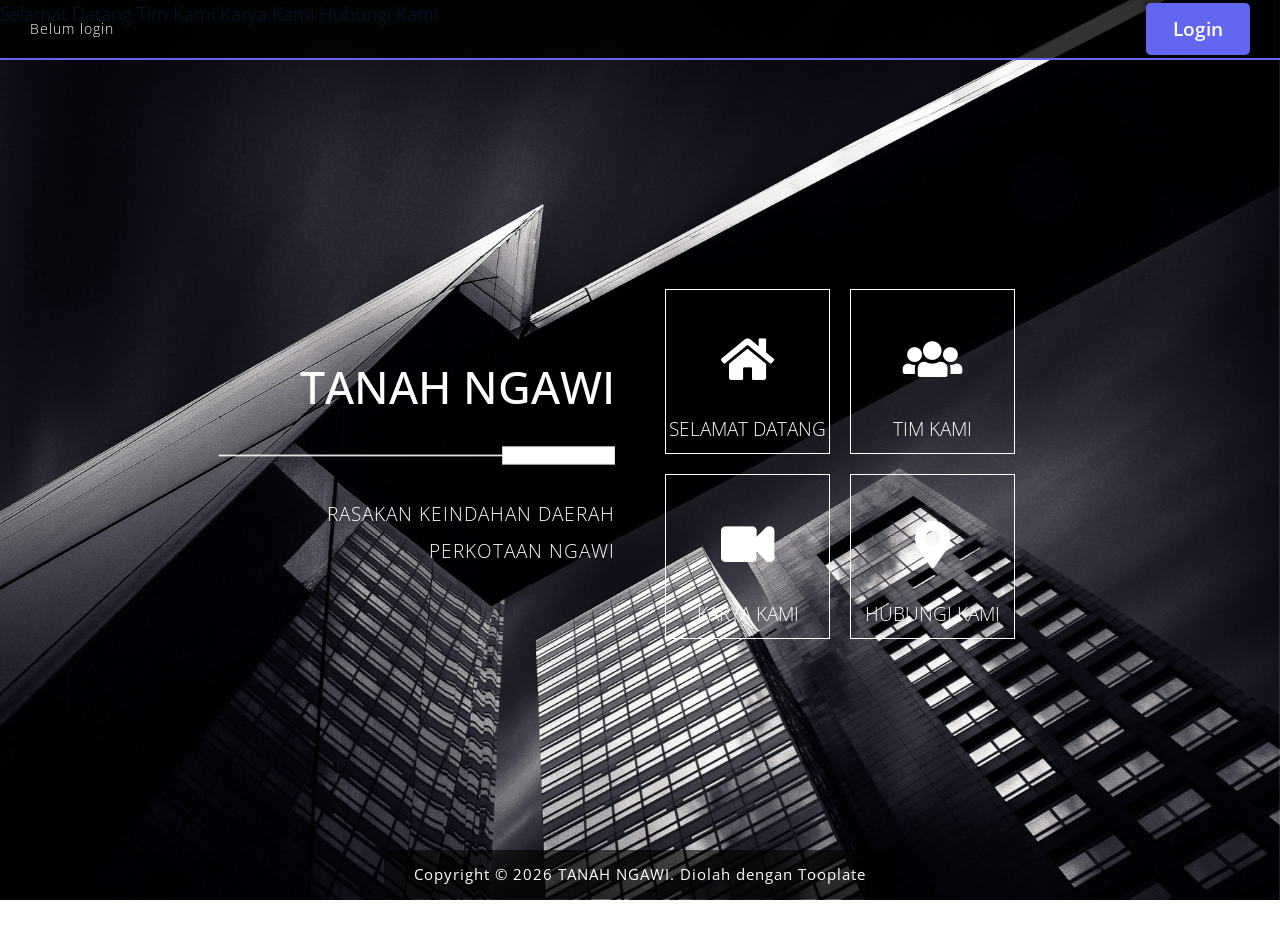
<file: index.html>
<!DOCTYPE html>
<html lang="en">
<head>
    <meta charset="utf-8">
    <meta name="viewport" content="width=device-width, initial-scale=1">

    <title>TANAH NGAWI - Keindahan Daerah Perkotaan</title>
<!--

Template 2097 Pop

https://www.tooplate.com/view/2097-pop

-->
    <!-- load CSS -->
    <link rel="stylesheet" href="https://fonts.googleapis.com/css?family=Open+Sans:300">  <!-- Google web font "Open Sans" -->
    <link rel="stylesheet" href="css/bootstrap.min.css">                                  <!-- https://getbootstrap.com/ -->
    <link rel="stylesheet" href="fontawesome/css/fontawesome-all.min.css">                <!-- https://fontawesome.com/ -->
    <link rel="stylesheet" type="text/css" href="slick/slick.css"/>                       <!-- http://kenwheeler.github.io/slick/ -->
    <link rel="stylesheet" type="text/css" href="slick/slick-theme.css"/>
    <link rel="stylesheet" href="css/tooplate-style.css">                               <!-- Templatemo style -->

    <style>
        /* Top Auth Bar */
        .top-auth-bar {
            position: fixed;
            top: 0;
            right: 0;
            left: 0;
            height: 60px;
            background: rgba(0, 0, 0, 0.8);
            display: flex;
            align-items: center;
            justify-content: space-between;
            padding: 0 30px;
            z-index: 1000;
            border-bottom: 2px solid #6366f1;
        }

        .top-auth-bar #userInfo {
            color: white;
            font-size: 14px;
            margin: 0;
        }

        .top-auth-bar a.login-btn-top {
            background: #6366f1;
            color: white;
            padding: 10px 25px;
            border-radius: 5px;
            text-decoration: none;
            font-weight: 600;
            transition: all 0.3s ease;
            cursor: pointer;
            border: 2px solid #6366f1;
            display: inline-block;
        }

        .top-auth-bar a.login-btn-top:hover {
            background: #4f46e5;
            border-color: #4f46e5;
            transform: scale(1.05);
        }

        .top-auth-bar button.logout-btn-top {
            background: #ef4444;
            color: white;
            padding: 10px 25px;
            border-radius: 5px;
            border: 2px solid #ef4444;
            font-weight: 600;
            cursor: pointer;
            transition: all 0.3s ease;
            display: none;
        }

        .top-auth-bar button.logout-btn-top:hover {
            background: #dc2626;
            border-color: #dc2626;
            transform: scale(1.05);
        }

        /* Adjust main content padding */
        #tm-wrap {
            padding-top: 70px;
        }

        @media (max-width: 600px) {
            .top-auth-bar {
                height: auto;
                flex-direction: column;
                padding: 10px 15px;
                gap: 10px;
            }
            
            #tm-wrap {
                padding-top: 80px;
            }
        }
    </style>

    <script>document.documentElement.className="js";var supportsCssVars=function(){var e,t=document.createElement("style");return t.innerHTML="root: { --tmp-var: bold; }",document.head.appendChild(t),window.getComputedStyle(document.documentElement).getPropertyValue("--tmp-var")}()</script>
    
</head>

<body>
    <!-- Top Auth Bar -->
    <div class="top-auth-bar">
        <p id="userInfo" style="margin: 0; flex: 1;">Belum login</p>
        <div>
            <a href="login/index.html" id="loginLink" class="login-btn-top">Login</a>
            <button onclick="logout()" class="logout-btn-top" id="logoutBtn">Logout</button>
        </div>
    </div>

    <nav class="nav-main">
        <a href="#welcome">Selamat Datang</a>
        <a href="#team">Tim Kami</a>
        <a href="#work">Karya Kami</a>
        <a href="#contact">Hubungi Kami</a>
    </nav>

    <div id="tm-bg"></div>
    <div id="tm-wrap">
        <div class="tm-main-content">
            <div class="container tm-site-header-container">
                <div class="row">
                    <div class="col-sm-12 col-md-6 col-lg-6 col-md-col-xl-6 mb-md-0 mb-sm-4 mb-4 tm-site-header-col">
                        <div class="tm-site-header">
                            <h1 class="mb-4">TANAH NGAWI</h1>
                            <img src="img/underline.png" class="img-fluid mb-4">
                            <p>RASAKAN KEINDAHAN DAERAH PERKOTAAN NGAWI</p>        
                        </div>                        
                    </div>
                    <div class="col-sm-12 col-md-6 col-lg-6 col-xl-6">
                        <div class="content">
                            <div class="grid">
                                <div class="grid__item" id="home-link">
                                    <div class="product">
                                        <div class="tm-nav-link">
                                            <i class="fas fa-home fa-3x tm-nav-icon"></i>
                                            <span class="tm-nav-text">SELAMAT DATANG</span>
                                            <div class="product__bg"></div>        
                                        </div>                                    
                                        <div class="product__description">
                                            <div class="row mb-3">
                                                <div class="col-12">
                                                    <h2 class="tm-page-title">Selamat Datang di Ngawi</h2>        
                                                </div>
                                            </div>                                        
                                            <div class="row">
                                                <div class="col-sm-12 col-md-6 col-lg-6 col-xl-6">
                                                    <img src="img/welcome-1.jpg" class="img-fluid mb-3">
                                                    <p>Ngawi adalah kabupaten yang kaya akan potensi wisata alam dan budaya. Dengan keindahan panorama alam yang menakjubkan, Ngawi menawarkan pengalaman tak terlupakan bagi setiap pengunjung.</p>
                                                    <p>Kami mengundang Anda untuk menjelajahi keindahan Ngawi dan merasakan kehangatan budaya lokal yang autentik.</p>
                                                </div>
                                                <div class="col-sm-12 col-md-6 col-lg-6 col-xl-6">
                                                    <p>Destinasi wisata di Ngawi mencakup berbagai tempat menarik seperti pegunungan yang hijau, air terjun yang indah, dan situs-situs bersejarah yang kaya akan nilai budaya.</p>
                                                    <p>Bergabunglah dengan kami untuk petualangan yang penuh kenangan di tanah Ngawi yang menawan.</p>
                                                    <img src="img/welcome-2.jpg" class="img-fluid">
                                                </div>                                        
                                            </div>
                                            
                                        </div>
                                    </div>
                                </div>

                                <div class="grid__item" id="team-link">
                                    <div class="product">
                                        <div class="tm-nav-link">
                                            <i class="fas fa-users fa-3x tm-nav-icon"></i>
                                            <span class="tm-nav-text">TIM KAMI</span>
                                            <div class="product__bg"></div>            
                                        </div>                                     
                                        <div class="product__description">
                                            <div class="p-sm-4 p-2">
                                                <div class="row mb-3">
                                                    <div class="col-12">
                                                        <h2 class="tm-page-title">Tentang Tim Kami</h2>        
                                                    </div>
                                                </div>
                                                <div class="row tm-reverse-sm">
                                                    <div class="col-sm-12 col-md-8 col-lg-8 col-xl-8">
                                                        <p class="mb-4">Tim kami terdiri dari profesional berpengalaman yang berdedikasi untuk memberikan layanan terbaik dalam mempromosikan pariwisata Ngawi.</p>
                                                        <p class="mb-4">Dengan pengalaman lebih dari 10 tahun di industri pariwisata, kami memahami setiap kebutuhan wisatawan dan siap memberikan solusi terbaik untuk liburan Anda.</p>
                                                        <p class="mb-5">Komitmen kami adalah membuat setiap kunjungan ke Ngawi menjadi pengalaman yang tak terlupakan dan memuaskan bagi setiap tamu kami.</p>
                                                        <a href="#" class="btn tm-btn-gray">Pelajari Lebih Lanjut</a>        
                                                    </div>                                                
                                                    <div class="col-sm-12 col-md-4 col-lg-4 col-xl-4 mb-lg-0 mb-sm-4 mb-4">
                                                        <img src="img/team.jpg" class="img-fluid">
                                                    </div>
                                                </div>
                                            </div>
                                        </div>
                                    </div>
                                </div>

                                <div class="grid__item" id="work-link">
                                    <div class="product">
                                        <div class="tm-nav-link">
                                            <i class="fas fa-video fa-3x tm-nav-icon"></i>
                                            <span class="tm-nav-text">KARYA KAMI</span>
                                            <div class="product__bg"></div>             
                                        </div>                                                                 
                                        <div class="product__description">
                                            <div class="p-sm-4 p-2">
                                                <div class="row mb-3">
                                                    <div class="col-12">
                                                        <h2 class="tm-page-title">Video Promosi Ngawi</h2>        
                                                    </div>
                                                </div>
                                                <div class="row mb-3">
                                                    <div class="col-12">
                                                        <p>Tonton video spektakuler yang menampilkan keindahan panorama Ngawi dari berbagai sudut pandang. Video ini akan memberikan Anda gambaran nyata tentang pesona wisata yang kami tawarkan.</p>
                                                    </div>
                                                </div>
                                                <div class="row">
                                                    <div class="col-12">
                                                        <div class="p-sm-4 p-2 tm-img-container">
                                                            <iframe width="100%" height="400" src="https://www.youtube.com/embed/dQw4w9WgXcQ" title="Keindahan Ngawi" frameborder="0" allow="accelerometer; autoplay; clipboard-write; encrypted-media; gyroscope; picture-in-picture; web-share" referrerpolicy="strict-origin-when-cross-origin" allowfullscreen></iframe>
                                                        </div>  
                                                    </div>
                                                </div>
                                            </div>
                                        </div>       
                                    </div>
                                </div>

                                <div class="grid__item" id="contact-link">
                                    <div class="product">
                                        <div class="tm-nav-link">
                                            <i class="fas fa-map-marker-alt fa-3x tm-nav-icon"></i>
                                            <span class="tm-nav-text">HUBUNGI KAMI</span>
                                            <div class="product__bg"></div>             
                                        </div>                                                              
                                        <div class="product__description">
                                            <div class="pt-sm-4 pb-sm-4 pl-sm-5 pr-sm-5 pt-2 pb-2 pl-3 pr-3">
                                                <div class="row mb-3">
                                                    <div class="col-12">
                                                        <h2 class="tm-page-title">Lokasi Kami</h2>        
                                                    </div>
                                                </div>
                                                <div class="row mb-4">
                                                    <div class="col-12">
                                                        <p>Ngawi terletak di Provinsi Jawa Timur dengan akses yang mudah dari berbagai kota besar. Kunjungi kami dan rasakan langsung keindahan alam Ngawi.</p>
                                                    </div>
                                                </div>
                                                <div class="row">
                                                    <div class="col-12">
                                                        <iframe src="https://www.google.com/maps/embed?pb=!1m18!1m12!1m3!1d3954.409563832087!2d111.44970391408695!3d-7.399319274218624!2m3!1f0!2f0!3f0!3m2!1i1024!2i768!4f13.1!3m3!1m2!1s0x2e79f0f0f0f0f0f1%3A0x1f1f1f1f1f1f1f1f!2sNgawi%2C%20East%20Java!5e0!3m2!1sen!2sid!4v1234567890123" width="100%" height="400" style="border:0;" allowfullscreen="" loading="lazy" referrerpolicy="no-referrer-when-downgrade"></iframe>
                                                        <div style="margin-top: 20px;">
                                                            <h4>Informasi Kontak:</h4>
                                                            <p><strong>Email:</strong> info@ngawi.com</p>
                                                            <p><strong>Telepon:</strong> +62 351-123456</p>
                                                            <p><strong>Alamat:</strong> Jl. Diponegoro No. 1, Ngawi, Jawa Timur</p>
                                                        </div>
                                                    </div>
                                                </div>
                                            </div>                                            
                                        </div>
                                    </div>
                                </div>
                            </div> 
                        </div>                       
                    </div>
                </div>                
            </div>
            <footer>
                <p class="small tm-copyright-text">Copyright &copy; <span class="tm-current-year">2026</span> TANAH NGAWI. 
                
                Diolah dengan <a rel="nofollow" href="https://www.tooplate.com" class="tm-text-highlight">Tooplate</a></p>
            </footer>
        </div> <!-- .tm-main-content -->  
    </div>
    <!-- load JS -->
    <script src="js/jquery-3.2.1.slim.min.js"></script>         <!-- https://jquery.com/ -->    
    <script src="slick/slick.min.js"></script>                  <!-- http://kenwheeler.github.io/slick/ -->  
    <script src="js/anime.min.js"></script>                     <!-- http://animejs.com/ -->
    <script src="js/main.js"></script>  
    <script>      

        function setupFooter() {
            var pageHeight = $('.tm-site-header-container').height() + $('footer').height() + 100;

            var main = $('.tm-main-content');

            if($(window).height() < pageHeight) {
                main.addClass('tm-footer-relative');
            }
            else {
                main.removeClass('tm-footer-relative');   
            }
        }

        /* DOM is ready
        ------------------------------------------------*/
        $(function(){

            setupFooter();

            $(window).resize(function(){
                setupFooter();
            });

            $('.tm-current-year').text(new Date().getFullYear());  // Update year in copyright           
        });

        // Auth functions
        function logout() {
            localStorage.removeItem("username");
            location.reload();
        }

        // Check login status
        document.addEventListener("DOMContentLoaded", function () {
            const user = localStorage.getItem("username");
            const userInfo = document.getElementById("userInfo");
            const loginLink = document.getElementById("loginLink");
            const logoutBtn = document.getElementById("logoutBtn");

            if (user && userInfo) {
                userInfo.innerText = "Halo, " + user;
                loginLink.style.display = "none";
                logoutBtn.style.display = "inline-block";
            }
        });

    </script>             
    </footer>
    <script src="js/main.js"></script>
    <script src="login/js/welcome.js"></script>
</body>
</html>
</file>
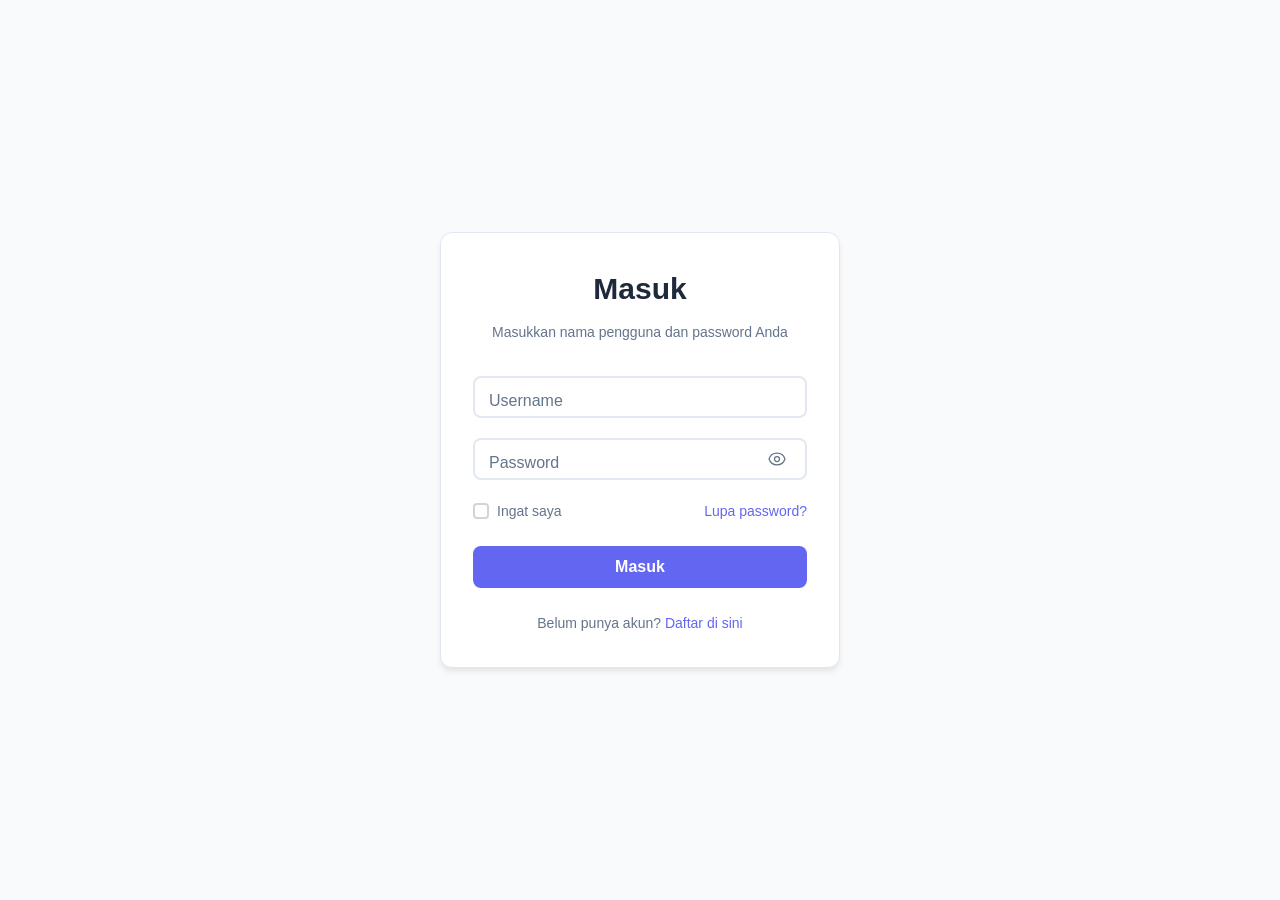
<file: login/index.html>
<!DOCTYPE html>
<html lang="en">
<head>
    <meta charset="UTF-8">
    <meta name="viewport" content="width=device-width, initial-scale=1.0">
    <title>Masuk Akun</title>
    <meta name="description" content="Form login dengan email dan password validation">
    <meta name="author" content="Tugas Akhir Arkan">
    <link rel="stylesheet" href="style.css">
</head>
<body>
    <div class="login-container">
        <div class="login-card">
            <div class="login-header">
                <h2>Masuk</h2>
                <p>Masukkan nama pengguna dan password Anda</p>
            </div>
            
            <form class="login-form" id="loginForm" novalidate>
                <div class="form-group">
                    <div class="input-wrapper">
                        <input type="text" id="username" name="username" required autocomplete="username">
                        <label for="username">Username</label>
                    </div>
                    <span class="error-message" id="usernameError"></span>
                </div>
    
                <div class="form-group">
                    <div class="input-wrapper password-wrapper">
                        <input type="password" id="password" name="password" required autocomplete="current-password">
                        <label for="password">Password</label>
                        <button type="button" class="password-toggle" id="passwordToggle" aria-label="Toggle password visibility">
                            <span class="eye-icon"></span>
                        </button>
                    </div>
                    <span class="error-message" id="passwordError"></span>
                </div>
    
                <div class="form-options">
                    <label class="remember-wrapper">
                        <input type="checkbox" id="remember" name="remember">
                        <span class="checkbox-label">
                            <span class="checkmark"></span>
                            Ingat saya
                        </span>
                    </label>
                    <a href="#" class="forgot-password">Lupa password?</a>
                </div>
    
                <button type="submit" class="login-btn">
                    <span class="btn-text">Masuk</span>
                    <span class="btn-loader"></span>
                </button>
                <div id="alertBox" class="alert" style="display:none;"></div>
                    
            </form>
    
            <div class="signup-link">
                <p>Belum punya akun? <a href="register.html">Daftar di sini</a></p>
            </div>
    
            <div class="success-message" id="successMessage">
                <div class="success-icon">✓</div>
                <h3>Login Berhasil!</h3>
                <p>Mengalihkan ke halaman utama...</p>
            </div>
        </div>
    </div>

    <script src="js/login.js"></script>
</body>
</html>
</file>
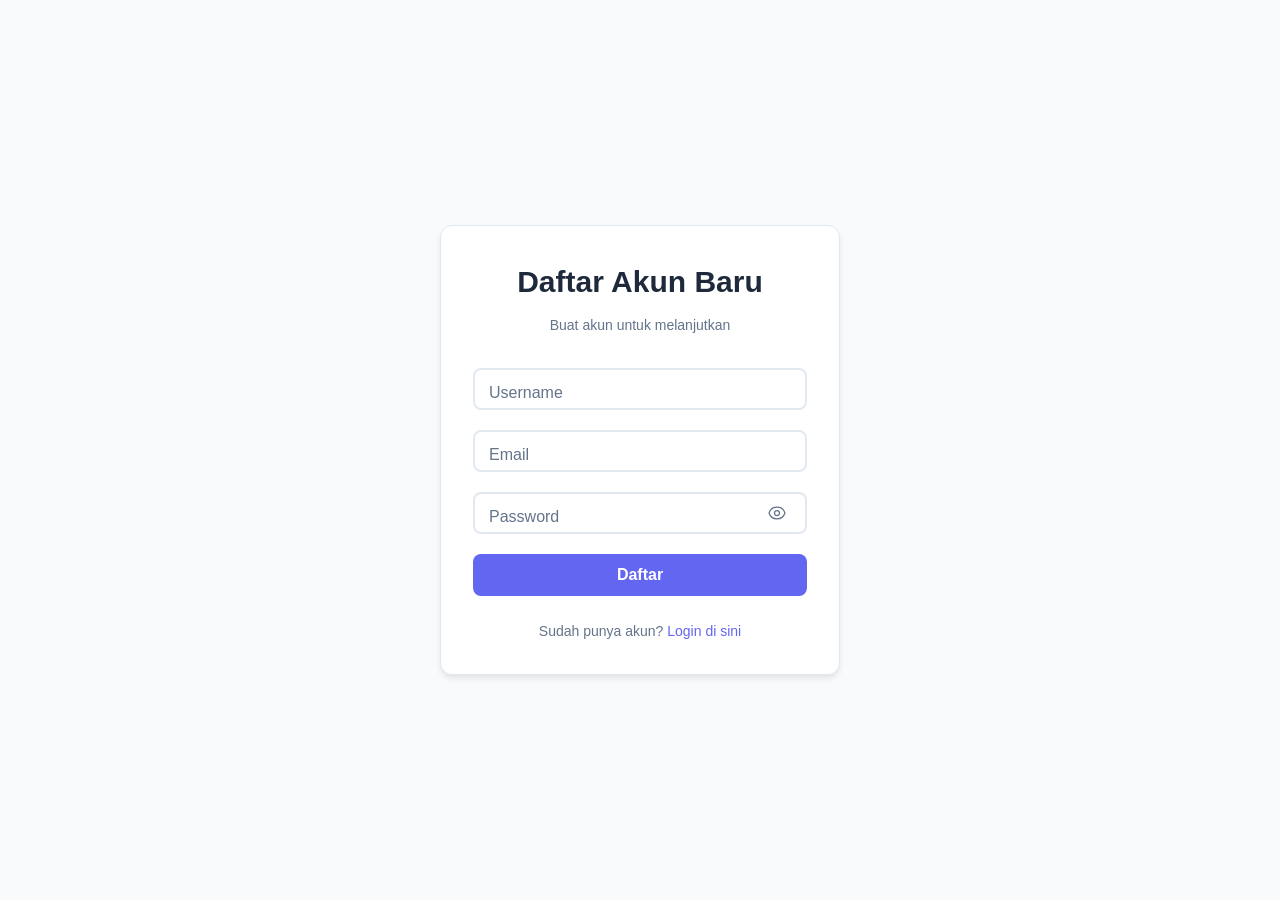
<file: login/register.html>
<!DOCTYPE html>
<html lang="en">
<head>
    <meta charset="UTF-8">
    <meta name="viewport" content="width=device-width, initial-scale=1.0">
    <title>Daftar Akun Baru</title>
    <meta name="description" content="Form registrasi pengguna baru dengan validasi email dan password">
    <meta name="author" content="Tugas Akhir Arkan">
    <link rel="stylesheet" href="style.css">
</head>
<body>
    <div class="login-container">
        <div class="login-card">
            <div class="login-header">
                <h2>Daftar Akun Baru</h2>
                <p>Buat akun untuk melanjutkan</p>
            </div>
            
            <form class="login-form" id="registerForm" novalidate>
                <div class="form-group">
                    <div class="input-wrapper">
                        <input type="text" id="username" name="username" required autocomplete="username">
                        <label for="username">Username</label>
                    </div>
                    <span class="error-message" id="usernameError"></span>
                </div>

                <div class="form-group">
                    <div class="input-wrapper">
                        <input type="email" id="email" name="email" required autocomplete="email">
                        <label for="email">Email</label>
                    </div>
                    <span class="error-message" id="emailError"></span>
                </div>
    
                <div class="form-group">
                    <div class="input-wrapper password-wrapper">
                        <input type="password" id="password" name="password" required autocomplete="new-password">
                        <label for="password">Password</label>
                        <button type="button" class="password-toggle" id="passwordToggle" aria-label="Toggle password visibility">
                            <span class="eye-icon"></span>
                        </button>
                    </div>
                    <span class="error-message" id="passwordError"></span>
                </div>
    
                <button type="submit" class="login-btn">
                    <span class="btn-text">Daftar</span>
                    <span class="btn-loader"></span>
                </button>
                
                <p id="message"></p>
                    
            </form>
    
            <div class="signup-link">
                <p>Sudah punya akun? <a href="index.html">Login di sini</a></p>
            </div>
        </div>
    </div>

    <script src="js/register.js"></script>
</body>
</html>
</file>
<file: css/tooplate-style.css>
/*

Template 2097 Pop

https://www.tooplate.com/view/2097-pop

*/

body {
  font-family: "Open Sans", Helvetica, Arial, sans-serif;
  font-size: 19px;
  font-weight: 300;
  color: white;
  position: relative;
}

h1 {
  font-size: 2.8rem;
}

#tm-bg {
  position: fixed;
  top: 0;
  left: 0;
  width: 100%;
  height: 100%;
  background-image: url(../img/pop-bg.jpg);
  background-position: center;
  background-size: cover;
  background-repeat: no-repeat;
  z-index: -1;
  transition: all 0.3s ease;
}

#tm-bg:after {
  content: "";
  display: block;
  position: absolute;
  top: 0;
  left: 0;
  width: 100%;
  height: 100%;
}

#tm-wrap {
  display: flex;
  align-items: center;
  height: 100%;
  min-height: 100vh;
}

p {
  line-height: 1.9;
  letter-spacing: 1px;
}

.tm-main-content {
  display: flex;
  align-items: center;
  padding: 50px 15px;
  position: absolute;
  left: 0;
  right: 0;
  top: 0;
  bottom: 0;
  overflow: auto;
}

.tm-site-header-col {
  display: flex;
  align-items: center;
}

.tm-site-header {
  margin: 10px;
  text-align: right;
  width: 100%;
}

.tm-nav ul {
  padding-left: 0;
  display: block;
}

.tm-nav li {
  list-style: none;
  display: inline-block;
  border: 1px solid white;
  float: left;
  margin: 10px;
}

.tm-nav-link {
  color: white;
  display: flex;
  flex-direction: column;
  justify-content: center;
  width: 165px;
  height: 165px;
  text-align: center;
  border: 1px solid white;
  cursor: pointer;
  position: relative;
}

.tm-nav-text {
  position: absolute;
  left: 0;
  right: 0;
  bottom: 10px;
}

.fa-3x {
  font-size: 2.5em;
}

.product {
  background: transparent;
  transition: all 0.3s ease;
}

.product:hover {
  background: #2c2a35;
  color: #a9a9a9;
}

.tm-nav-icon {
  display: block;
  margin-bottom: 25px;
}

/* Expanding Grid Items from Codrops */
.tm-page-title {
  font-weight: 300;
}
.content {
  max-width: 370px;
}
.grid {
  display: flex;
  flex-wrap: wrap;
}
.grid__item {
  margin: 10px;
}
.product {
  position: relative;
  cursor: pointer;
}

.product__bg {
  width: 100%;
  height: 100%;
  top: 0px;
}

.product__bg,
.product__description {
  opacity: 0;
  position: absolute;
}

.product__description {
  width: 100%;
  height: 100%;
  top: 0;
  left: 0;
  display: none;
}

.tm-fa-close {
  font-size: 30px;
}

.details {
  font-size: 1rem;
  width: 100%;
  height: 100%;
  bottom: 0;
  left: 0;
  z-index: 1000;
  display: flex;
  flex-direction: column;
  justify-content: center;
  pointer-events: none;
  padding: 15px;
  display: none;
}

.details > * {
  position: relative;
  opacity: 0;
}

.details--open {
  pointer-events: auto;
}

.details__bg {
  width: 100%;
  max-width: 900px;
  left: 0;
  right: 0;
  margin-left: auto;
  margin-right: auto;
}

.details__bg--down {
  background: #2c2a35;
}

.details__bg {
  padding: 50px;
  transform-origin: 0 0;
}

.details__close {
  position: absolute;
  top: 5px;
  right: 0;
  border: 0;
  background: none;
  margin: 1em;
  cursor: pointer;
  font-size: 0.85em;
  color: white;
  z-index: 1001;
}

/* Team */
.tm-reverse-sm {
  flex-direction: row;
}

/* Our Work */
.tm-slider-img-link {
  padding-left: 10px;
  padding-right: 10px;
}

.slick-dots li button:before {
  font-size: 20px;
  color: white;
  opacity: 1;
}

.slick-dots {
  position: absolute;
  bottom: -40px;
  display: block;
  width: 100%;
  padding: 0;
  list-style: none;
  text-align: center;
}

.slick-dots li.slick-active button:before {
  opacity: 0.75;
  color: deepskyblue;
}

/* Contact */
.form-control {
  font-size: 1.1rem;
  border-radius: 0;
  border: none;
  background-color: #353541;
  color: white;
  padding: 0.75rem;
}

.form-control:focus {
  color: #cecece;
  background-color: #4d4c59;
  border-color: transparent;
}

.tm-col-email {
  padding-left: 0;
}

.tm-btn-submit {
  background-color: #006599;
}

.tm-btn-gray {
  background-color: #494752;
  color: white;
}

.tm-btn-gray:hover {
  background-color: #77757d;
  color: white;
}

.btn {
  padding: 0.5rem 2.4rem;
  font-size: 1.2rem;
  border-radius: 0;
}

.btn-primary {
  border-color: transparent;
}

.btn-primary:hover {
  background-color: #0e7fb9;
  border-color: transparent;
}

/* Footer */
footer {
  position: absolute;
  bottom: 30px;
  text-align: center;
  left: 0;
  right: 0;
}

.tm-text-highlight {
  color: white;
}
.tm-text-highlight:hover {
  color: red;
}
.tm-main-content.tm-footer-relative {
  flex-direction: column;
}
.tm-main-content.tm-footer-relative footer {
  position: relative;
  bottom: 0;
  margin-top: 50px;
}

.tm-copyright-text {
  background-color: rgba(0, 0, 0, 0.6);
  display: inline-block;
  padding: 10px 30px;
}

a,
button {
  transition: all 0.3s ease;
}
a:hover,
a:focus {
  text-decoration: none;
  outline: none;
}

p:last-child {
  margin-bottom: 0;
}

@media (min-width: 900px) {
  .container {
    max-width: 900px;
  }
}

@media (min-width: 767px) and (max-width: 991px), (max-width: 440px) {
  .tm-nav-link {
    width: 145px;
    height: 145px;
  }
}

@media (max-width: 767px) {
  .container {
    max-width: 450px;
  }
  .content {
    margin-left: auto;
    margin-right: 0;
  }
  .tm-nav ul {
    display: flex;
    flex-wrap: wrap;
    justify-content: flex-end;
  }
  .grid {
    justify-content: flex-end;
  }
  .tm-col-email {
    padding-left: 15px;
  }
  .tm-reverse-sm {
    flex-direction: column-reverse;
  }
}

@media (max-width: 544px) {
  .tm-main-content {
    flex-direction: column;
  }
  .details__bg {
    padding: 55px 40px;
  }
  .slick-dots li button:before {
    font-size: 15px;
  }

  footer {
    position: relative;
    bottom: 0;
  }
}

@media (max-width: 419px) {
  .tm-nav-link {
    width: 120px;
    height: 120px;
  }

  .fa-3x {
    font-size: 2.2em;
  }
}
</file>
<file: login/style.css>
/* Basic Login Form - Clean & Simple */

* {
    margin: 0;
    padding: 0;
    box-sizing: border-box;
}

body {
    font-family: -apple-system, BlinkMacSystemFont, 'Segoe UI', Roboto, 'Helvetica Neue', Arial, sans-serif;
    background: #f8fafc;
    min-height: 100vh;
    display: flex;
    align-items: center;
    justify-content: center;
    padding: 20px;
    line-height: 1.6;
    color: #334155;
}

.login-container {
    width: 100%;
    max-width: 400px;
}

.login-card {
    background: white;
    border-radius: 12px;
    padding: 32px;
    border: 1px solid #e2e8f0;
    box-shadow: 0 4px 6px -1px rgba(0, 0, 0, 0.1);
}

.login-header {
    text-align: center;
    margin-bottom: 32px;
}

.login-header h2 {
    font-size: 1.875rem;
    font-weight: 700;
    color: #1e293b;
    margin-bottom: 8px;
}

.login-header p {
    color: #64748b;
    font-size: 0.875rem;
}

/* Form Styles */
.form-group {
    margin-bottom: 20px;
}

.input-wrapper {
    position: relative;
    display: flex;
    flex-direction: column;
}

.input-wrapper input {
    background: white;
    border: 2px solid #e2e8f0;
    border-radius: 8px;
    padding: 12px 16px 8px 16px;
    color: #1e293b;
    font-size: 16px;
    transition: all 0.2s ease;
    width: 100%;
    outline: none;
}

.input-wrapper input::placeholder {
    color: transparent;
}

.input-wrapper label {
    position: absolute;
    left: 16px;
    top: 12px;
    color: #64748b;
    font-size: 16px;
    transition: all 0.2s ease;
    pointer-events: none;
    transform-origin: left top;
}

.input-wrapper input:focus,
.input-wrapper input:valid,
.input-wrapper input.has-value {
    border-color: #6366f1;
}

.input-wrapper input:focus + label,
.input-wrapper input:valid + label,
.input-wrapper input.has-value + label {
    transform: translateY(-8px) scale(0.875);
    color: #6366f1;
    font-weight: 500;
}

/* Password Toggle */
.password-wrapper {
    position: relative;
}

.password-wrapper input {
    padding-right: 48px;
}

.password-toggle {
    position: absolute;
    right: 12px;
    top: 50%;
    transform: translateY(-50%);
    background: none;
    border: none;
    cursor: pointer;
    padding: 8px;
    color: #64748b;
    transition: color 0.2s ease;
}

.password-toggle:hover {
    color: #1e293b;
}

.eye-icon {
    display: block;
    width: 20px;
    height: 20px;
    background-image: url("data:image/svg+xml,%3csvg xmlns='http://www.w3.org/2000/svg' fill='none' viewBox='0 0 24 24' stroke='%2364748b' stroke-width='1.5'%3e%3cpath stroke-linecap='round' stroke-linejoin='round' d='M15 12a3 3 0 11-6 0 3 3 0 016 0z'%3e%3c/path%3e%3cpath stroke-linecap='round' stroke-linejoin='round' d='M2.458 12C3.732 7.943 7.523 5 12 5c4.478 0 8.268 2.943 9.542 7-1.274 4.057-5.064 7-9.542 7-4.477 0-8.268-2.943-9.542-7z'%3e%3c/path%3e%3c/svg%3e");
    background-size: contain;
    background-repeat: no-repeat;
    background-position: center;
    transition: background-image 0.2s ease;
}

.eye-icon.show-password {
    background-image: url("data:image/svg+xml,%3csvg xmlns='http://www.w3.org/2000/svg' fill='none' viewBox='0 0 24 24' stroke='%2364748b' stroke-width='1.5'%3e%3cpath stroke-linecap='round' stroke-linejoin='round' d='M13.875 18.825A10.05 10.05 0 0112 19c-4.478 0-8.268-2.943-9.543-7a9.97 9.97 0 011.563-2.29m5.159-2.674A9.01 9.01 0 0112 5c4.478 0 8.268 2.943 9.543 7a10.079 10.079 0 01-5.3 5.574M9 9l6 6m-6 0l-6-6'%3e%3c/path%3e%3c/svg%3e");
}

/* Error Messages */
.error-message {
    display: block;
    color: #ef4444;
    font-size: 0.75rem;
    font-weight: 500;
    margin-top: 4px;
    margin-left: 4px;
    opacity: 0;
    transform: translateY(-4px);
    transition: all 0.2s ease;
}

.error-message.show {
    opacity: 1;
    transform: translateY(0);
}

.form-group.error .input-wrapper input {
    border-color: #ef4444;
}

/* Form Options */
.form-options {
    display: flex;
    justify-content: space-between;
    align-items: center;
    margin-bottom: 24px;
    flex-wrap: wrap;
    gap: 12px;
}

.remember-wrapper {
    display: flex;
    align-items: center;
    gap: 8px;
    cursor: pointer;
}

.remember-wrapper input[type="checkbox"] {
    display: none;
}

.checkbox-label {
    color: #64748b;
    font-size: 0.875rem;
    cursor: pointer;
    user-select: none;
    display: flex;
    align-items: center;
    gap: 8px;
}

.checkmark {
    width: 16px;
    height: 16px;
    border: 2px solid #d1d5db;
    border-radius: 4px;
    display: flex;
    align-items: center;
    justify-content: center;
    transition: all 0.2s ease;
    flex-shrink: 0;
    background: white;
}

.remember-wrapper input[type="checkbox"]:checked ~ .checkbox-label .checkmark {
    background: #6366f1;
    border-color: #6366f1;
}

.remember-wrapper input[type="checkbox"]:checked ~ .checkbox-label .checkmark::after {
    content: '✓';
    color: white;
    font-size: 10px;
    font-weight: bold;
}

.forgot-password {
    color: #6366f1;
    text-decoration: none;
    font-size: 0.875rem;
    font-weight: 500;
    transition: color 0.2s ease;
}

.forgot-password:hover {
    color: #4f46e5;
}

/* Button */
.login-btn {
    width: 100%;
    background: #6366f1;
    border: none;
    border-radius: 8px;
    padding: 12px 24px;
    color: white;
    font-size: 16px;
    font-weight: 600;
    cursor: pointer;
    transition: all 0.2s ease;
    position: relative;
    margin-bottom: 24px;
}

.login-btn:hover {
    background: #4f46e5;
}

.login-btn:active {
    transform: translateY(1px);
}

/* Loading State */
.login-btn.loading {
    pointer-events: none;
    background: #a5a6f6;
}

.btn-text {
    transition: opacity 0.2s ease;
}

.btn-loader {
    position: absolute;
    top: 50%;
    left: 50%;
    transform: translate(-50%, -50%);
    width: 16px;
    height: 16px;
    border: 2px solid transparent;
    border-top: 2px solid white;
    border-radius: 50%;
    opacity: 0;
    animation: spin 1s linear infinite;
    transition: opacity 0.2s ease;
}

.login-btn.loading .btn-text {
    opacity: 0;
}

.login-btn.loading .btn-loader {
    opacity: 1;
}

/* Signup Link */
.signup-link {
    text-align: center;
}

.signup-link p {
    color: #64748b;
    font-size: 0.875rem;
}

.signup-link a {
    color: #6366f1;
    text-decoration: none;
    font-weight: 500;
    transition: color 0.2s ease;
}

.signup-link a:hover {
    color: #4f46e5;
}

/* Success Message */
.success-message {
    display: none;
    text-align: center;
    padding: 32px 20px;
    opacity: 0;
    transform: translateY(20px);
    transition: all 0.3s ease;
}

.success-message.show {
    display: block;
    opacity: 1;
    transform: translateY(0);
}

.success-icon {
    width: 48px;
    height: 48px;
    background: #22c55e;
    border-radius: 50%;
    display: flex;
    align-items: center;
    justify-content: center;
    font-size: 20px;
    color: white;
    margin: 0 auto 16px;
    animation: successPulse 0.5s ease;
}

.success-message h3 {
    color: #1e293b;
    font-size: 1.25rem;
    margin-bottom: 8px;
}

.success-message p {
    color: #64748b;
    font-size: 0.875rem;
}

/* Alert Box */
.alert {
    background: #e44e4e;
    color: white;
    padding: 12px 20px;
    border-radius: 8px;
    border: 1px solid #b32929;
    margin-bottom: 20px;
    animation: slideDown 0.3s ease;
}

/* Message Box */
#message {
    background: #ff4e4e;
    color: white;
    padding: 12px 20px;
    border-radius: 8px;
    text-align: center;
    margin-top: 20px;
    display: none;
    animation: slideDown 0.3s ease;
}

#message[style*="display: block"] {
    display: block !important;
}

/* Animations */
@keyframes spin {
    0% { transform: translate(-50%, -50%) rotate(0deg); }
    100% { transform: translate(-50%, -50%) rotate(360deg); }
}

@keyframes successPulse {
    0% { transform: scale(0); }
    50% { transform: scale(1.1); }
    100% { transform: scale(1); }
}

@keyframes slideDown {
    from {
        opacity: 0;
        transform: translateY(-10px);
    }
    to {
        opacity: 1;
        transform: translateY(0);
    }
}

/* Mobile Responsive */
@media (max-width: 480px) {
    .login-card {
        padding: 24px;
        margin: 10px;
    }
    
    .login-header h2 {
        font-size: 1.5rem;
    }
    
    .form-options {
        flex-direction: column;
        align-items: flex-start;
        gap: 16px;
    }
}

/* === Accessibility: keyboard focus indicators === */
/* Restores visible focus rings for keyboard users without affecting mouse interaction. */
:focus-visible {
    outline: 2px solid currentColor;
    outline-offset: 2px;
    border-radius: 4px;
}

/* Reduced motion: respect user preference. Animations defined per form will tone down. */
@media (prefers-reduced-motion: reduce) {
    *, *::before, *::after {
        animation-duration: 0.01ms !important;
        animation-iteration-count: 1 !important;
        transition-duration: 0.01ms !important;
        scroll-behavior: auto !important;
    }
}
</file>
